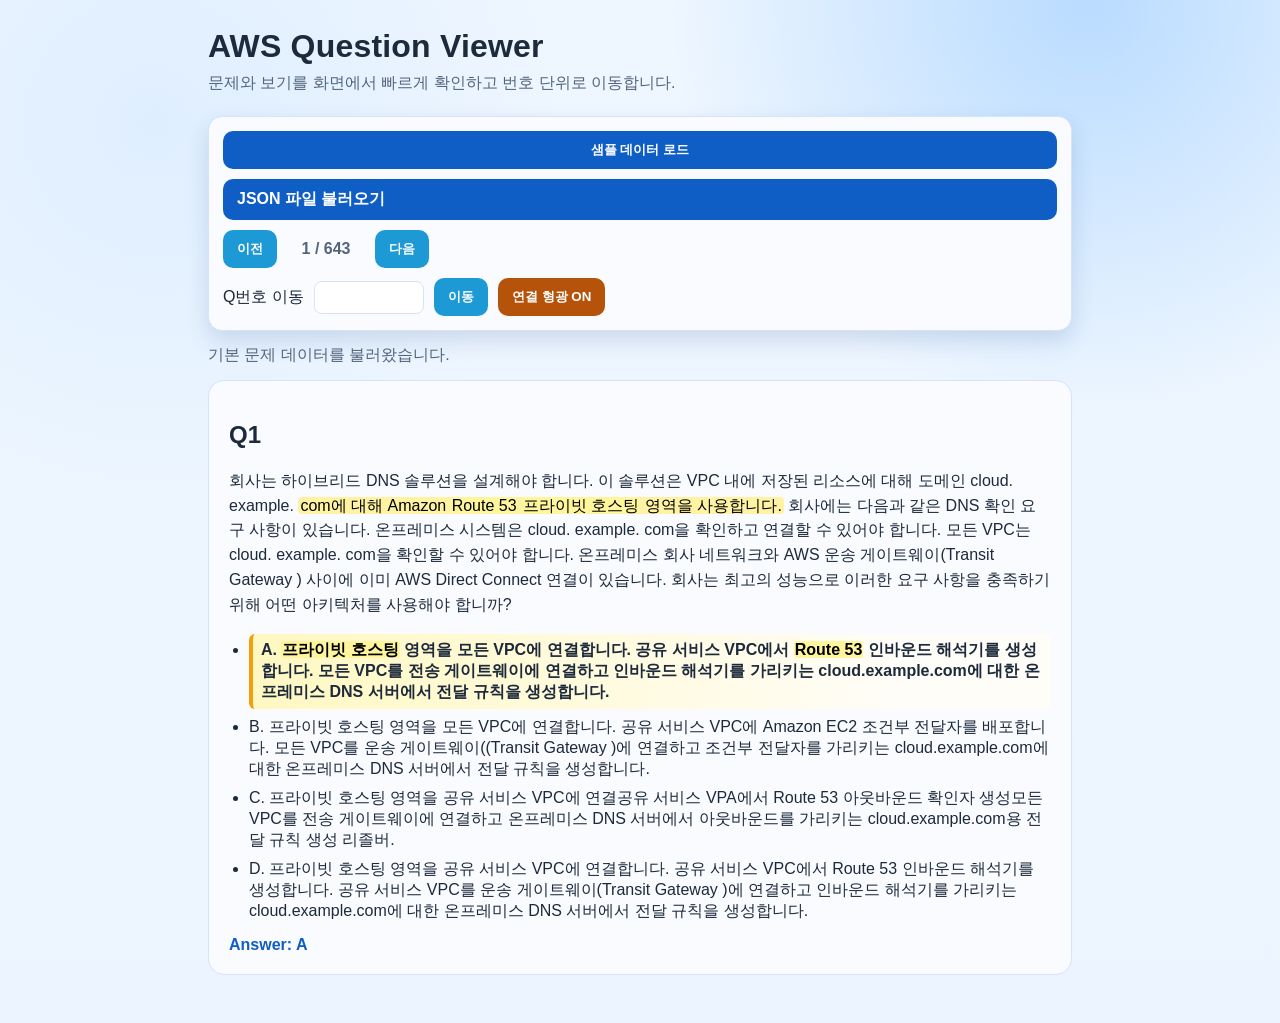
<file: viewer/index.html>
<!doctype html>
<html lang="ko">
<head>
  <meta charset="UTF-8" />
  <meta name="viewport" content="width=device-width, initial-scale=1.0" />
  <title>AWS Question Viewer</title>
  <link rel="stylesheet" href="styles.css" />
</head>
<body>
  <main class="page">
    <header class="hero">
      <h1>AWS Question Viewer</h1>
      <p>문제와 보기를 화면에서 빠르게 확인하고 번호 단위로 이동합니다.</p>
    </header>

    <section class="controls">
      <button id="loadSampleBtn" type="button">샘플 데이터 로드</button>
      <label class="file-picker" for="fileInput">JSON 파일 불러오기</label>
      <input id="fileInput" type="file" accept="application/json" />

      <div class="nav">
        <button id="prevBtn" type="button">이전</button>
        <span id="progress">0 / 0</span>
        <button id="nextBtn" type="button">다음</button>
      </div>

      <div class="jump">
        <label for="jumpInput">Q번호 이동</label>
        <input id="jumpInput" type="number" min="1" />
        <button id="jumpBtn" type="button">이동</button>
        <button id="highlightBtn" type="button">연결 형광 ON</button>
      </div>
    </section>

    <section id="status" class="status">데이터를 불러오세요.</section>

    <article id="card" class="card hidden">
      <h2 id="qTitle"></h2>
      <p id="qText" class="question"></p>
      <ul id="choiceList" class="choices"></ul>
      <p id="answer" class="answer"></p>
    </article>
  </main>

  <script src="questions.data.js"></script>
  <script src="app.js"></script>
</body>
</html>
</file>
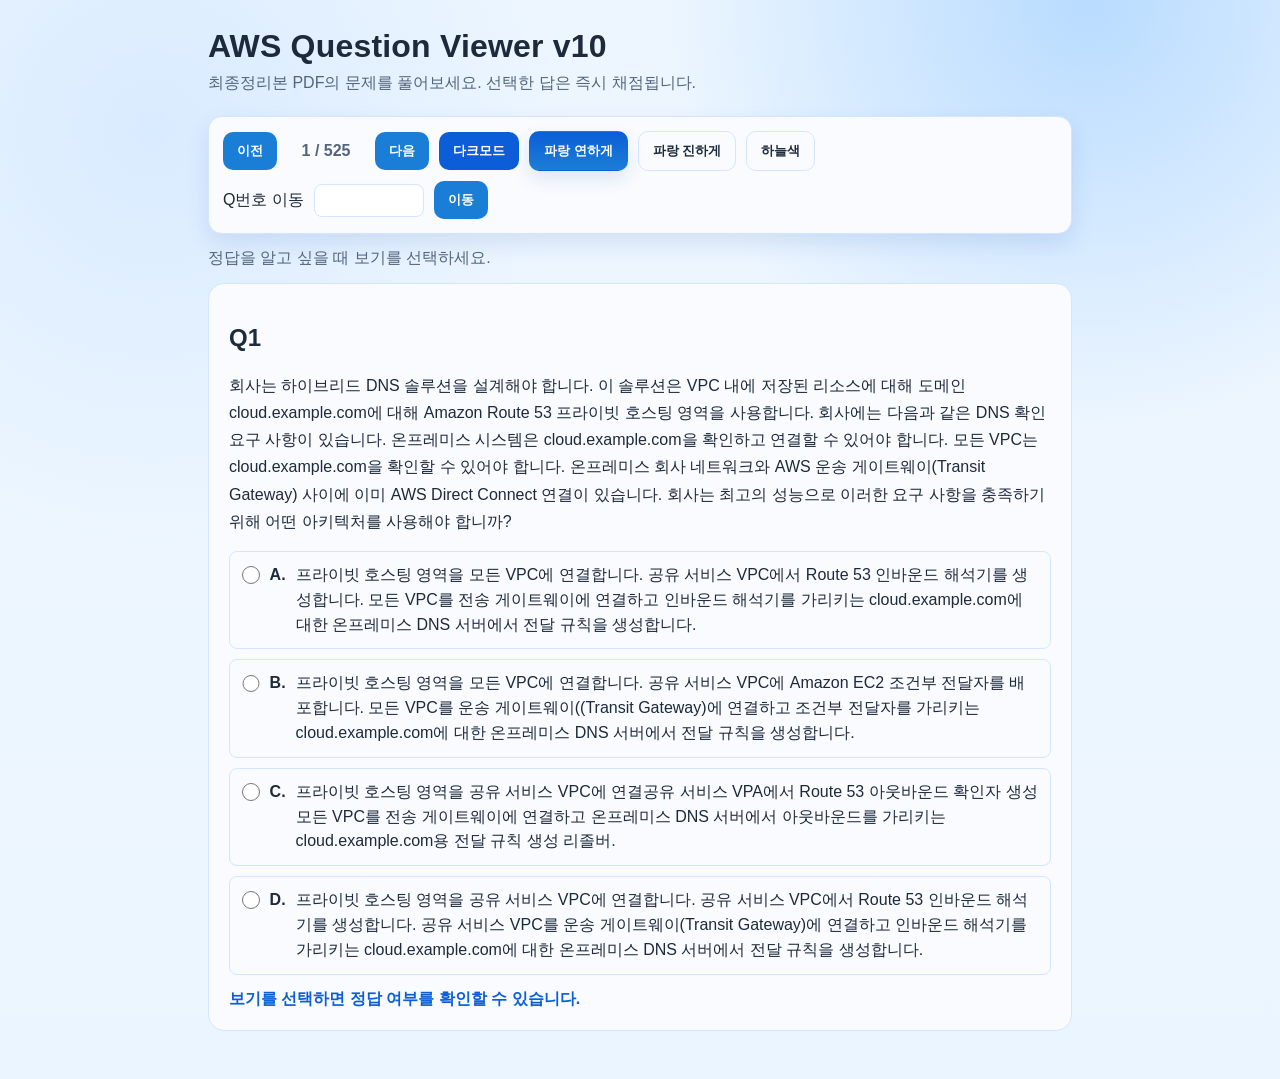
<file: viewer/index10.html>
<!doctype html>
<html lang="ko">
<head>
  <meta charset="UTF-8" />
  <meta name="viewport" content="width=device-width, initial-scale=1.0" />
  <title>AWS Question Viewer v10</title>
  <link rel="stylesheet" href="styles.css" />
</head>
<body class="v6 v10">
  <main class="page">
    <header class="hero">
      <h1>AWS Question Viewer v10</h1>
      <p>최종정리본 PDF의 문제를 풀어보세요. 선택한 답은 즉시 채점됩니다.</p>
    </header>

    <section class="controls">
      <div class="nav">
        <button id="prevBtn" type="button">이전</button>
        <span id="progress">0 / 0</span>
        <button id="nextBtn" type="button">다음</button>
        <button id="darkModeBtn" type="button">다크모드</button>
        <button id="blueLightBtn" type="button" class="theme-btn">파랑 연하게</button>
        <button id="blueDeepBtn" type="button" class="theme-btn">파랑 진하게</button>
        <button id="skyBtn" type="button" class="theme-btn">하늘색</button>
      </div>
      <div class="jump">
        <label for="jumpInput">Q번호 이동</label>
        <input id="jumpInput" type="number" min="1" />
        <button id="jumpBtn" type="button">이동</button>
      </div>
    </section>

    <section id="status" class="status">데이터를 불러오는 중입니다.</section>

    <article id="card" class="card hidden">
      <h2 id="qTitle"></h2>
      <p id="qText" class="question"></p>
      <fieldset id="choiceList" class="quiz-choices">
        <legend class="sr-only">답 선택</legend>
      </fieldset>
      <p id="answer" class="answer"></p>
    </article>
  </main>
  <script src="questions_v10.data.js"></script>
  <script src="app10.js"></script>
</body>
</html>
</file>
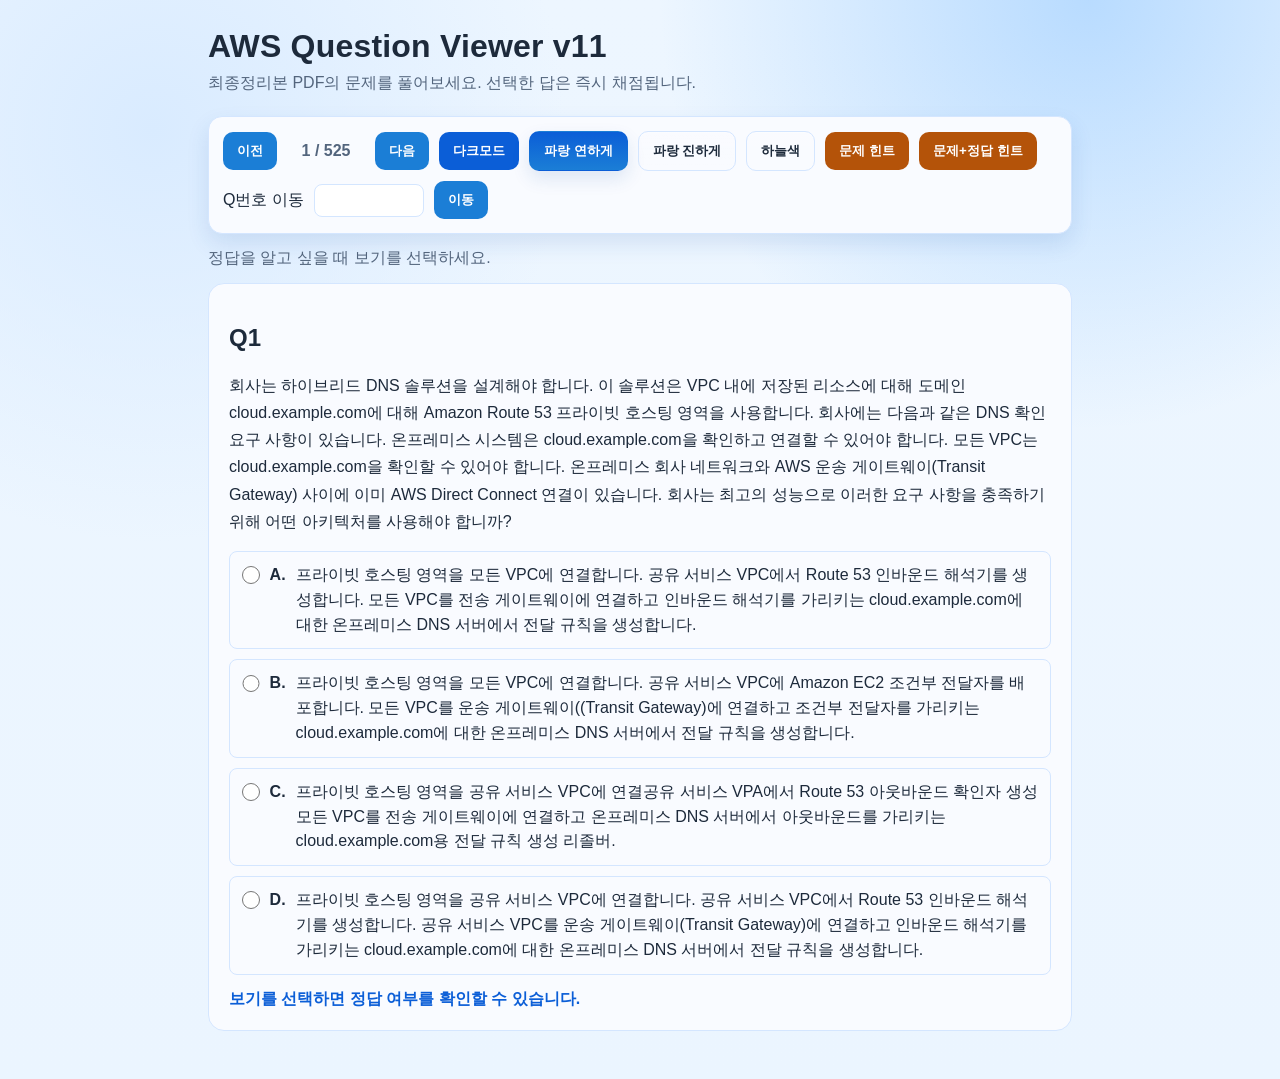
<file: viewer/index11.html>
<!doctype html>
<html lang="ko">
<head>
  <meta charset="UTF-8" />
  <meta name="viewport" content="width=device-width, initial-scale=1.0" />
  <title>AWS Question Viewer v11</title>
  <link rel="stylesheet" href="styles.css" />
</head>
<body class="v6 v10">
  <main class="page">
    <header class="hero">
      <h1>AWS Question Viewer v11</h1>
      <p>최종정리본 PDF의 문제를 풀어보세요. 선택한 답은 즉시 채점됩니다.</p>
    </header>

    <section class="controls">
      <div class="nav">
        <button id="prevBtn" type="button">이전</button>
        <span id="progress">0 / 0</span>
        <button id="nextBtn" type="button">다음</button>
        <button id="darkModeBtn" type="button">다크모드</button>
        <button id="blueLightBtn" type="button" class="theme-btn">파랑 연하게</button>
        <button id="blueDeepBtn" type="button" class="theme-btn">파랑 진하게</button>
        <button id="skyBtn" type="button" class="theme-btn">하늘색</button>
        <button id="questionHintBtn" type="button" class="hint-btn">문제 힌트</button>
        <button id="questionAnswerHintBtn" type="button" class="hint-btn">문제+정답 힌트</button>
      </div>
      <div class="jump">
        <label for="jumpInput">Q번호 이동</label>
        <input id="jumpInput" type="number" min="1" />
        <button id="jumpBtn" type="button">이동</button>
      </div>
    </section>

    <section id="status" class="status">데이터를 불러오는 중입니다.</section>

    <article id="card" class="card hidden">
      <h2 id="qTitle"></h2>
      <p id="qText" class="question"></p>
      <fieldset id="choiceList" class="quiz-choices">
        <legend class="sr-only">답 선택</legend>
      </fieldset>
      <p id="answer" class="answer"></p>
    </article>
  </main>
  <script src="questions_v11.data.js"></script>
  <script src="pdf_highlights.data.js"></script>
  <script src="app11.js"></script>
</body>
</html>
</file>
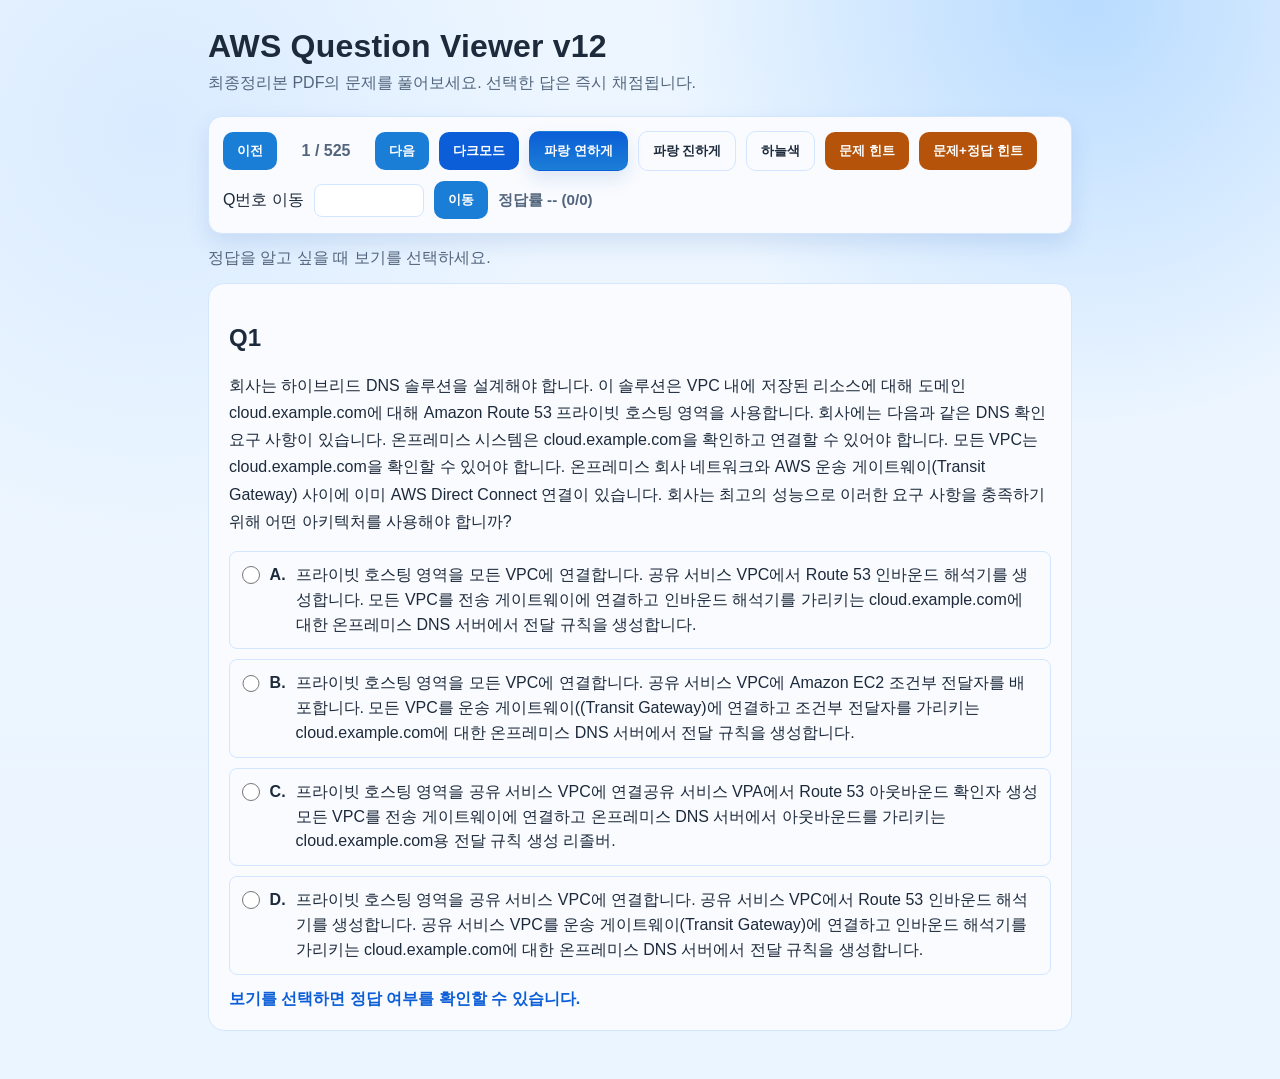
<file: viewer/index12.html>
<!doctype html>
<html lang="ko">
<head>
  <meta charset="UTF-8" />
  <meta name="viewport" content="width=device-width, initial-scale=1.0" />
  <title>AWS Question Viewer v12</title>
  <link rel="stylesheet" href="styles.css" />
</head>
<body class="v6 v10">
  <main class="page">
    <header class="hero">
      <h1>AWS Question Viewer v12</h1>
      <p>최종정리본 PDF의 문제를 풀어보세요. 선택한 답은 즉시 채점됩니다.</p>
    </header>

    <section class="controls">
      <div class="nav">
        <button id="prevBtn" type="button">이전</button>
        <span id="progress">0 / 0</span>
        <button id="nextBtn" type="button">다음</button>
        <button id="darkModeBtn" type="button">다크모드</button>
        <button id="blueLightBtn" type="button" class="theme-btn">파랑 연하게</button>
        <button id="blueDeepBtn" type="button" class="theme-btn">파랑 진하게</button>
        <button id="skyBtn" type="button" class="theme-btn">하늘색</button>
        <button id="questionHintBtn" type="button" class="hint-btn">문제 힌트</button>
        <button id="questionAnswerHintBtn" type="button" class="hint-btn">문제+정답 힌트</button>
      </div>
      <div class="jump">
        <label for="jumpInput">Q번호 이동</label>
        <input id="jumpInput" type="number" min="1" />
        <button id="jumpBtn" type="button">이동</button>
        <output id="accuracy" class="accuracy" title="완료된 문항의 최신 선택 기준">정답률 -- (0/0)</output>
      </div>
    </section>

    <section id="status" class="status">데이터를 불러오는 중입니다.</section>

    <article id="card" class="card hidden">
      <h2 id="qTitle"></h2>
      <p id="qText" class="question"></p>
      <fieldset id="choiceList" class="quiz-choices">
        <legend class="sr-only">답 선택</legend>
      </fieldset>
      <p id="answer" class="answer"></p>
    </article>
  </main>
  <script src="questions_v11.data.js"></script>
  <script src="pdf_highlights.data.js"></script>
  <script src="app12.js"></script>
</body>
</html>
</file>
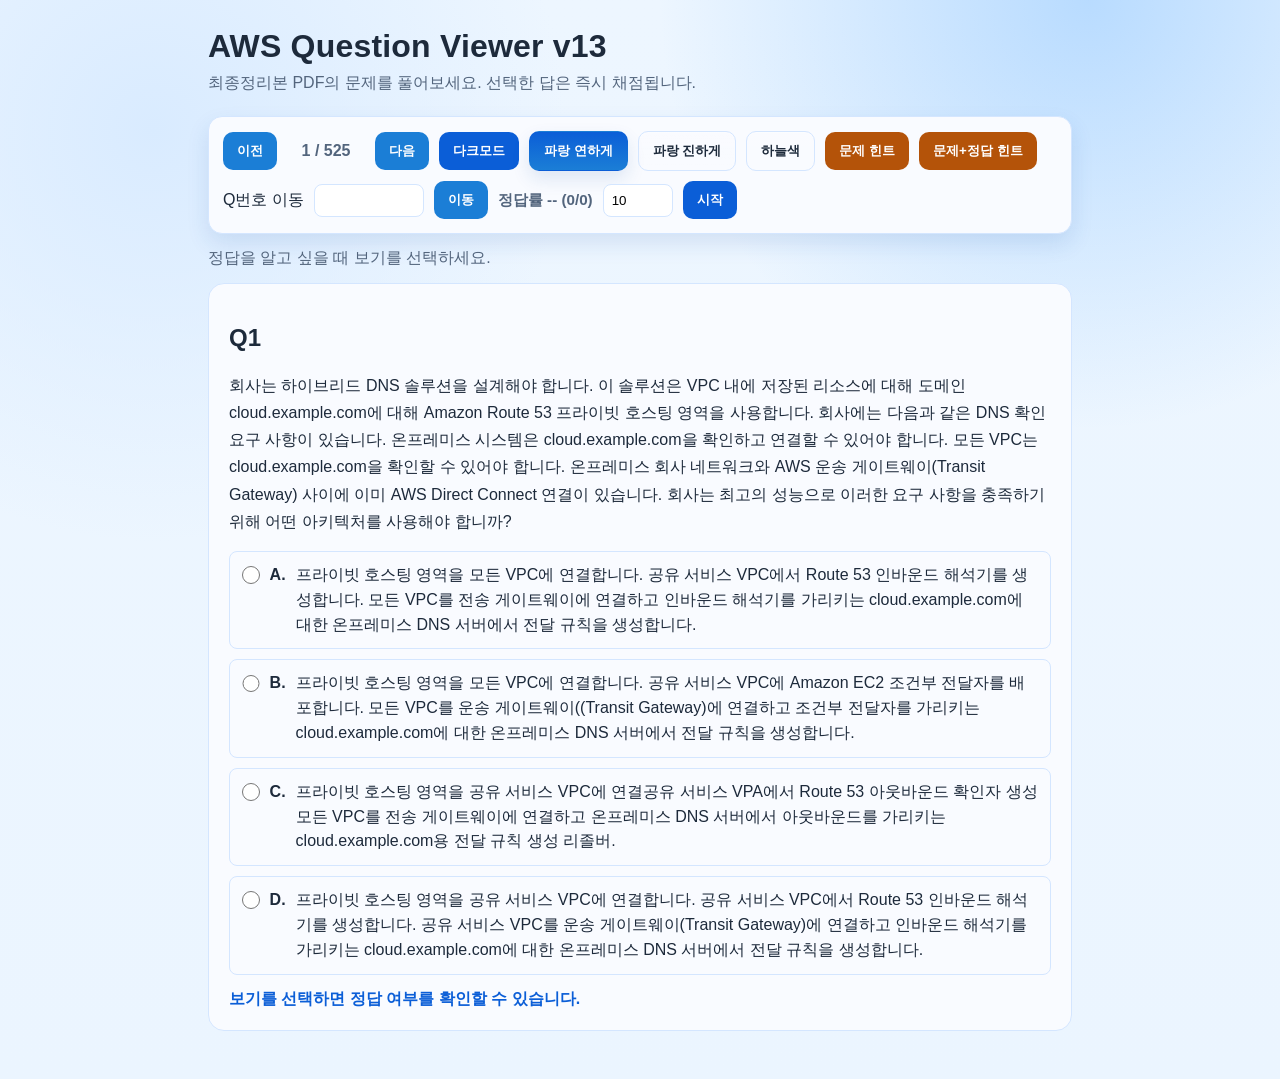
<file: viewer/index13.html>
<!doctype html>
<html lang="ko">
<head>
  <meta charset="UTF-8" />
  <meta name="viewport" content="width=device-width, initial-scale=1.0" />
  <title>AWS Question Viewer v13</title>
  <link rel="stylesheet" href="styles.css" />
</head>
<body class="v6 v10">
  <main class="page">
    <header class="hero">
      <h1>AWS Question Viewer v13</h1>
      <p>최종정리본 PDF의 문제를 풀어보세요. 선택한 답은 즉시 채점됩니다.</p>
    </header>

    <section class="controls">
      <div class="nav">
        <button id="prevBtn" type="button">이전</button>
        <span id="progress">0 / 0</span>
        <button id="nextBtn" type="button">다음</button>
        <button id="darkModeBtn" type="button">다크모드</button>
        <button id="blueLightBtn" type="button" class="theme-btn">파랑 연하게</button>
        <button id="blueDeepBtn" type="button" class="theme-btn">파랑 진하게</button>
        <button id="skyBtn" type="button" class="theme-btn">하늘색</button>
        <button id="questionHintBtn" type="button" class="hint-btn">문제 힌트</button>
        <button id="questionAnswerHintBtn" type="button" class="hint-btn">문제+정답 힌트</button>
      </div>
      <div class="jump">
        <label for="jumpInput">Q번호 이동</label>
        <input id="jumpInput" type="number" min="1" />
        <button id="jumpBtn" type="button">이동</button>
        <output id="accuracy" class="accuracy" title="완료된 문항의 최신 선택 기준">정답률 -- (0/0)</output>
        <input id="autoPlaySeconds" type="number" min="1" max="30" step="1" value="10" aria-label="자동 진행 간격(초)" />
        <button id="autoPlayBtn" type="button" aria-pressed="false">시작</button>
      </div>
    </section>

    <section id="status" class="status">데이터를 불러오는 중입니다.</section>

    <article id="card" class="card hidden">
      <h2 id="qTitle"></h2>
      <p id="qText" class="question"></p>
      <fieldset id="choiceList" class="quiz-choices">
        <legend class="sr-only">답 선택</legend>
      </fieldset>
      <p id="answer" class="answer"></p>
    </article>
  </main>
  <script src="questions_v11.data.js"></script>
  <script src="pdf_highlights.data.js"></script>
  <script src="app13.js"></script>
</body>
</html>
</file>
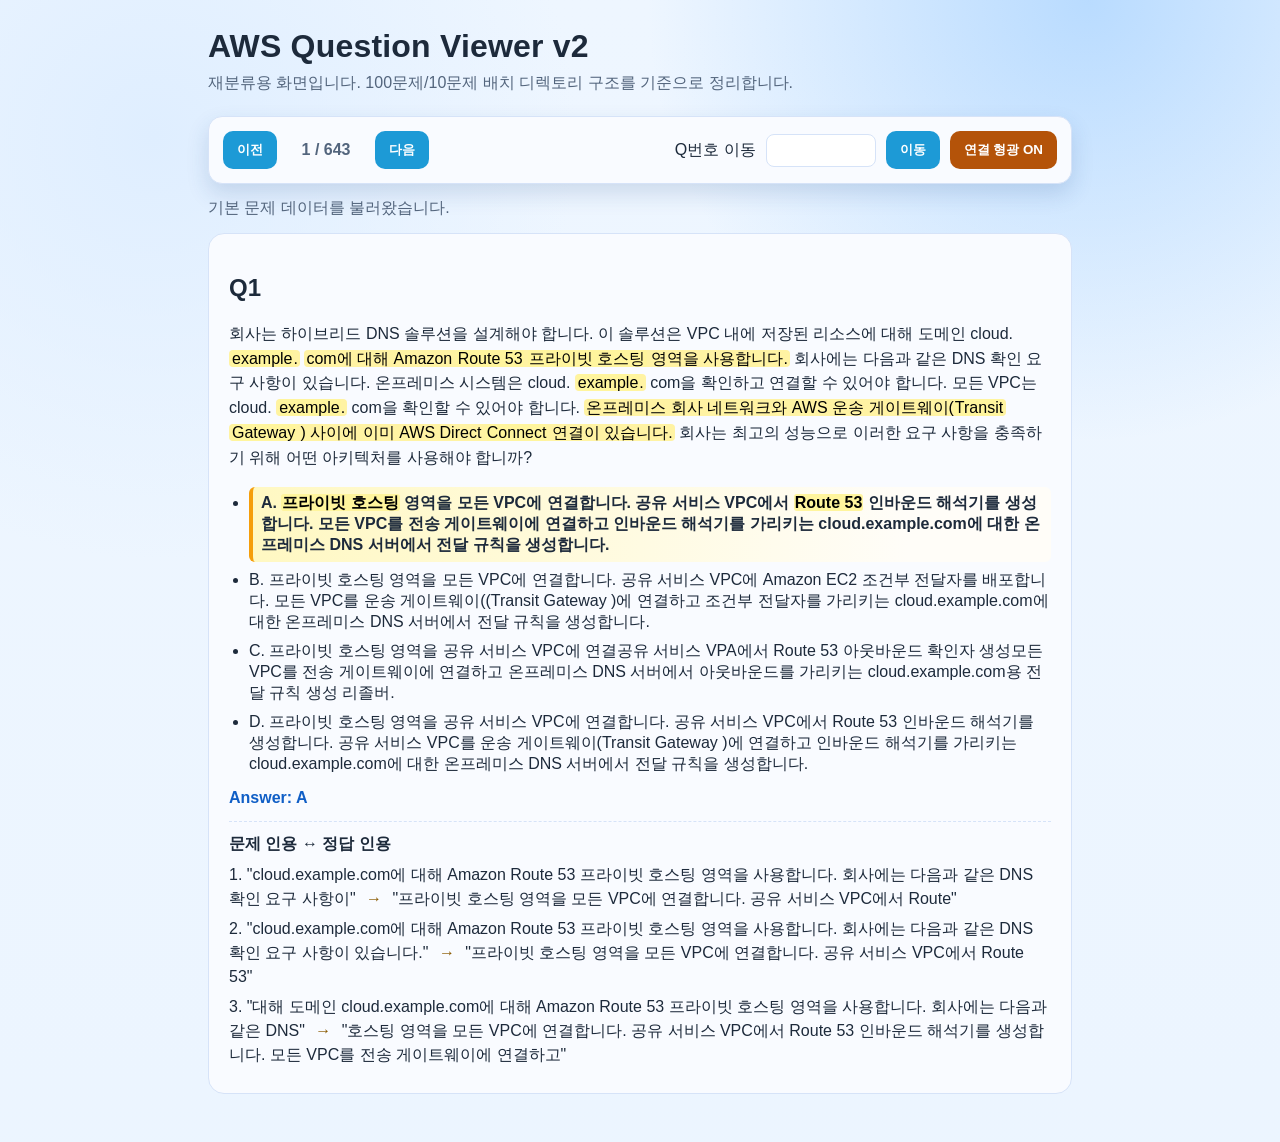
<file: viewer/index2.html>
<!doctype html>
<html lang="ko">
<head>
  <meta charset="UTF-8" />
  <meta name="viewport" content="width=device-width, initial-scale=1.0" />
  <title>AWS Question Viewer v2</title>
  <link rel="stylesheet" href="styles.css" />
</head>
<body class="v2">
  <main class="page">
    <header class="hero">
      <h1>AWS Question Viewer v2</h1>
      <p>재분류용 화면입니다. 100문제/10문제 배치 디렉토리 구조를 기준으로 정리합니다.</p>
    </header>

    <section class="controls">
      <div class="nav">
        <button id="prevBtn" type="button">이전</button>
        <span id="progress">0 / 0</span>
        <button id="nextBtn" type="button">다음</button>
      </div>

      <div class="jump">
        <label for="jumpInput">Q번호 이동</label>
        <input id="jumpInput" type="number" min="1" />
        <button id="jumpBtn" type="button">이동</button>
        <button id="highlightBtn" type="button">연결 형광 ON</button>
      </div>
    </section>

    <section id="status" class="status">데이터를 불러오세요.</section>

    <article id="card" class="card hidden">
      <h2 id="qTitle"></h2>
      <p id="qText" class="question"></p>
      <ul id="choiceList" class="choices"></ul>
      <p id="answer" class="answer"></p>
      <section id="mapping" class="mapping"></section>
    </article>
  </main>

  <script src="questions.data.js"></script>
  <script src="app2.js"></script>
</body>
</html>
</file>
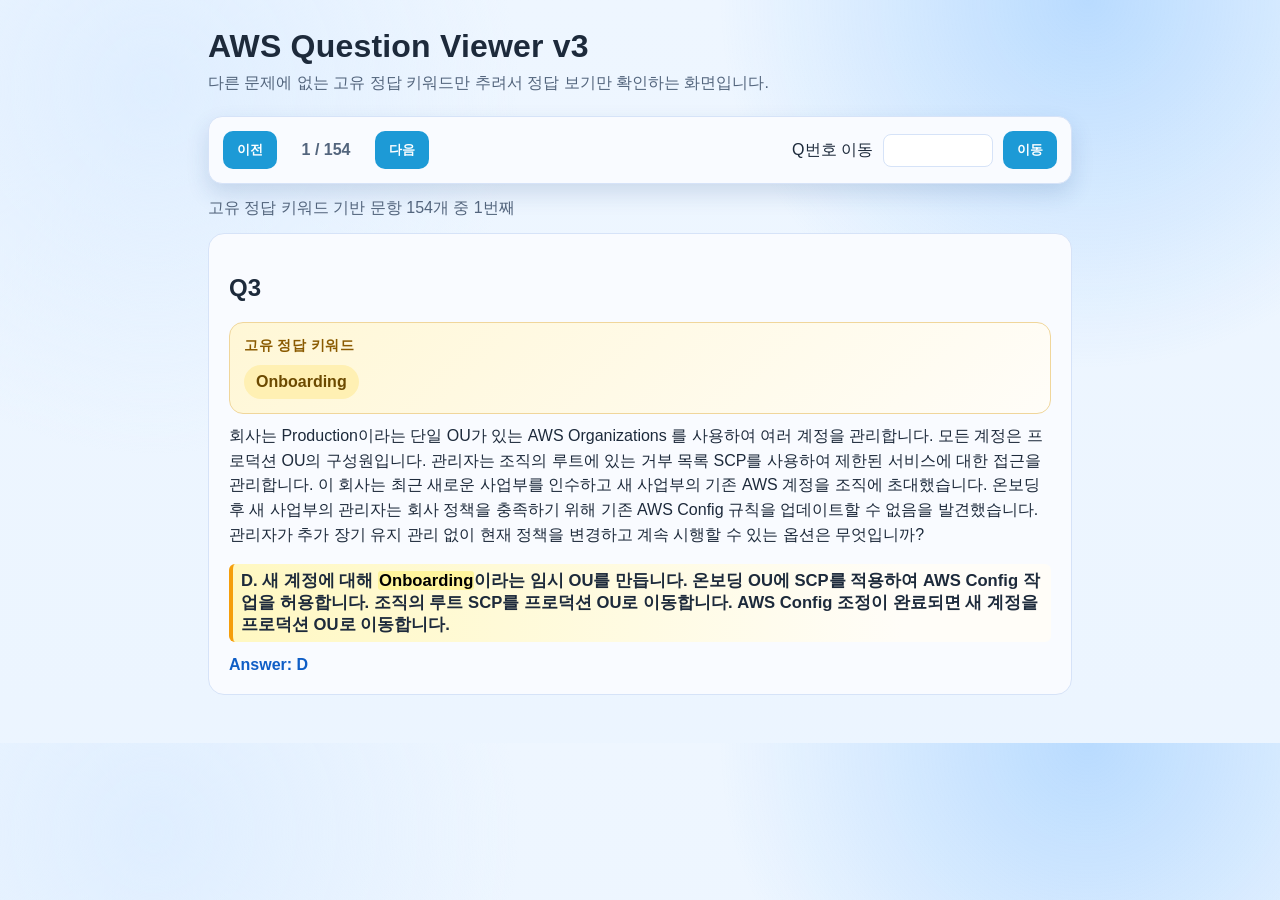
<file: viewer/index3.html>
<!doctype html>
<html lang="ko">
<head>
  <meta charset="UTF-8" />
  <meta name="viewport" content="width=device-width, initial-scale=1.0" />
  <title>AWS Question Viewer v3</title>
  <link rel="stylesheet" href="styles.css" />
</head>
<body class="v3">
  <main class="page">
    <header class="hero">
      <h1>AWS Question Viewer v3</h1>
      <p>다른 문제에 없는 고유 정답 키워드만 추려서 정답 보기만 확인하는 화면입니다.</p>
    </header>

    <section class="controls">
      <div class="nav">
        <button id="prevBtn" type="button">이전</button>
        <span id="progress">0 / 0</span>
        <button id="nextBtn" type="button">다음</button>
      </div>

      <div class="jump">
        <label for="jumpInput">Q번호 이동</label>
        <input id="jumpInput" type="number" min="1" />
        <button id="jumpBtn" type="button">이동</button>
      </div>
    </section>

    <section id="status" class="status">데이터를 불러오는 중입니다.</section>

    <article id="card" class="card hidden">
      <h2 id="qTitle"></h2>
      <div id="clueBox" class="clue-box"></div>
      <p id="qText" class="question"></p>
      <ul id="choiceList" class="choices choices--single"></ul>
      <p id="answer" class="answer"></p>
    </article>
  </main>

  <script src="questions.unique.data.js"></script>
  <script src="app3.js"></script>
</body>
</html>
</file>
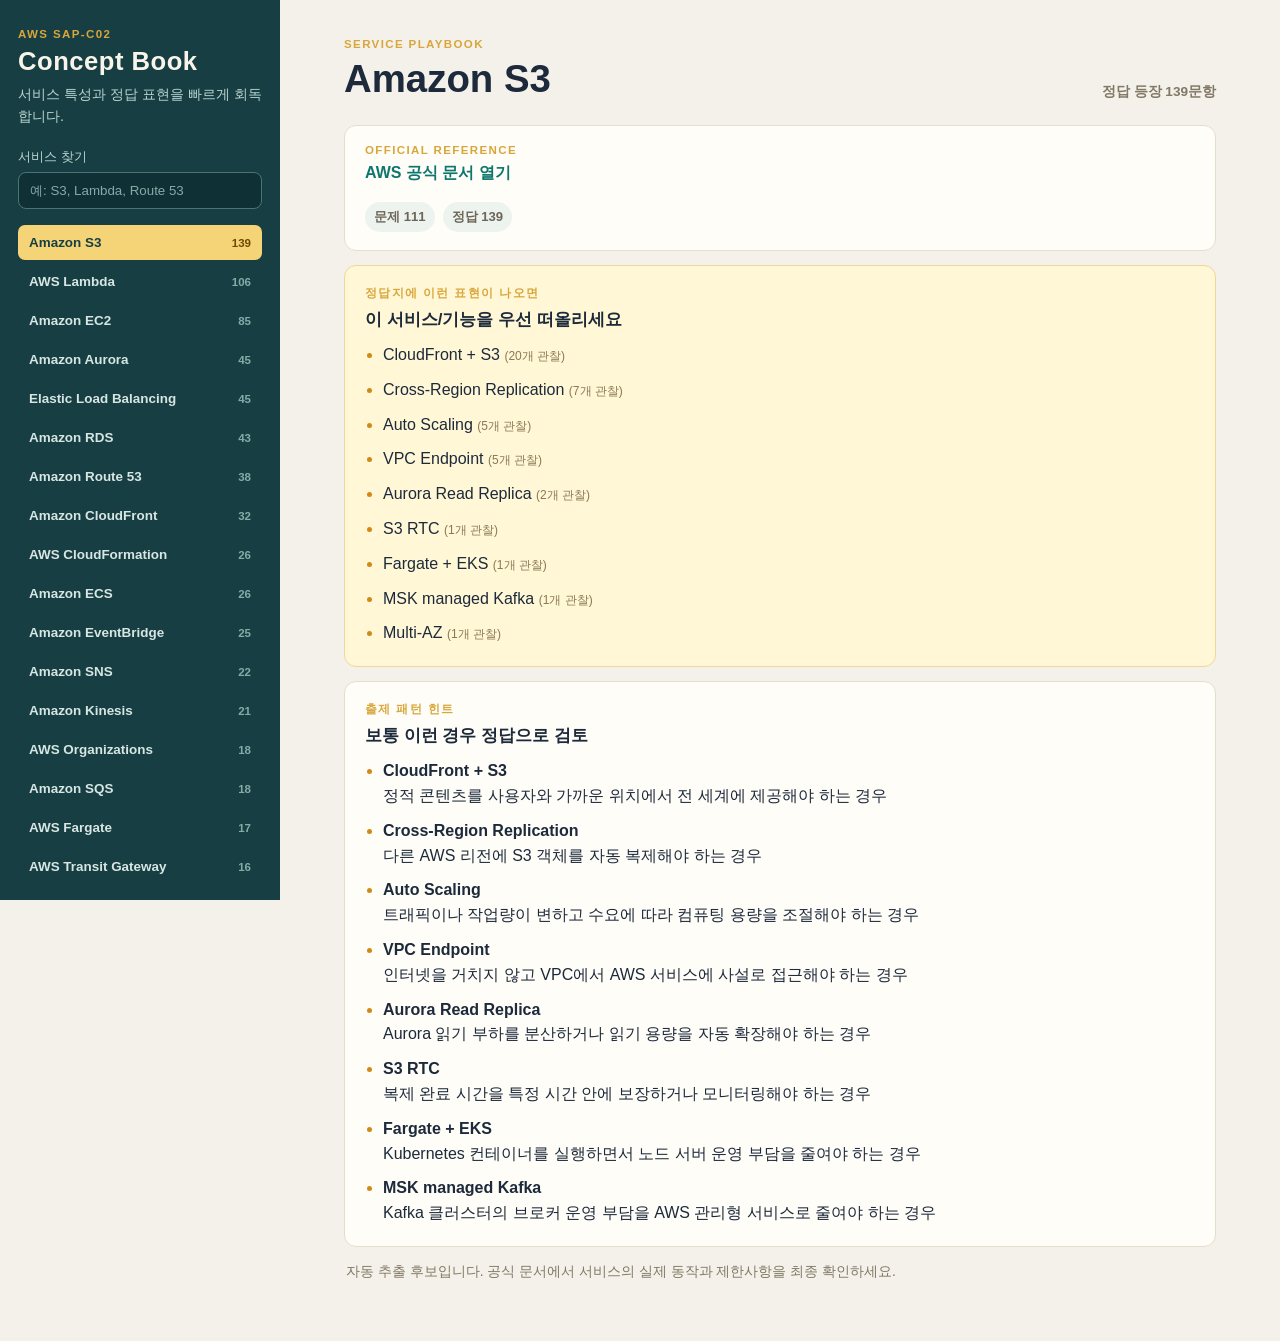
<file: viewer/index4.html>
<!doctype html>
<html lang="ko">
<head>
  <meta charset="UTF-8" />
  <meta name="viewport" content="width=device-width, initial-scale=1.0" />
  <title>AWS Concept Book</title>
  <link rel="stylesheet" href="styles.css" />
</head>
<body class="v4">
  <main class="concept-app">
    <aside class="concept-sidebar">
      <div class="concept-brand">
        <span class="concept-kicker">AWS SAP-C02</span>
        <h1>Concept Book</h1>
        <p>서비스 특성과 정답 표현을 빠르게 회독합니다.</p>
      </div>
      <label class="concept-search-label" for="conceptSearch">서비스 찾기</label>
      <input id="conceptSearch" class="concept-search" type="search" placeholder="예: S3, Lambda, Route 53" />
      <nav id="serviceList" class="service-list" aria-label="AWS 서비스 목록"></nav>
    </aside>

    <section class="concept-main">
      <header class="concept-header">
        <div>
          <span class="concept-kicker">SERVICE PLAYBOOK</span>
          <h2 id="serviceTitle">서비스를 선택하세요</h2>
        </div>
        <span id="serviceCount" class="concept-count"></span>
      </header>
      <div id="serviceContent" class="concept-content">
        <div class="concept-empty">왼쪽에서 서비스를 선택하면 개념과 문제 연결이 표시됩니다.</div>
      </div>
    </section>
  </main>

  <script src="concepts.data.js"></script>
  <script src="app4.js"></script>
</body>
</html>
</file>
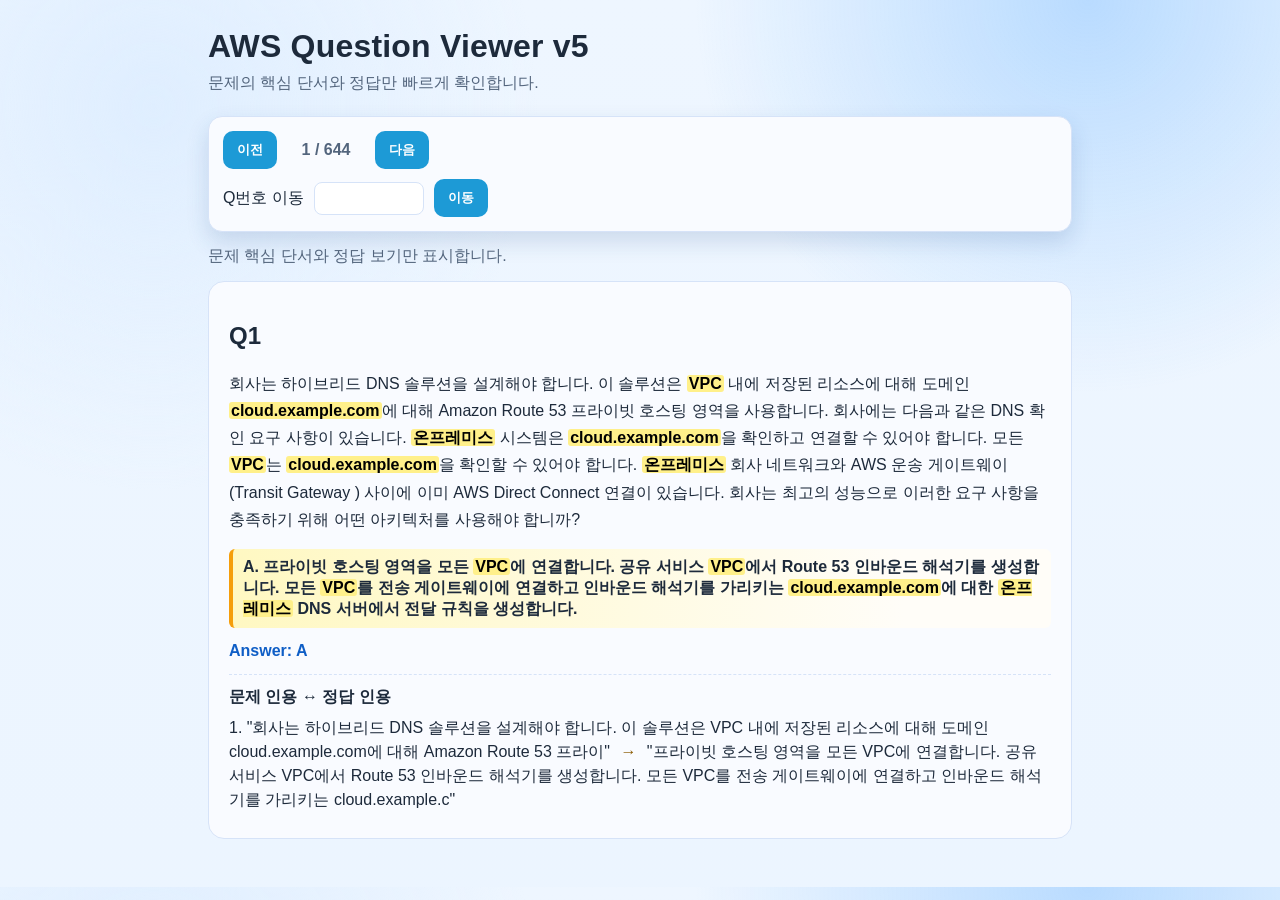
<file: viewer/index5.html>
<!doctype html>
<html lang="ko">
<head>
  <meta charset="UTF-8" />
  <meta name="viewport" content="width=device-width, initial-scale=1.0" />
  <title>AWS Question Viewer v5</title>
  <link rel="stylesheet" href="styles.css" />
</head>
<body class="v5">
  <main class="page">
    <header class="hero">
      <h1>AWS Question Viewer v5</h1>
      <p>문제의 핵심 단서와 정답만 빠르게 확인합니다.</p>
    </header>

    <section class="controls">
      <div class="nav">
        <button id="prevBtn" type="button">이전</button>
        <span id="progress">0 / 0</span>
        <button id="nextBtn" type="button">다음</button>
      </div>
      <div class="jump">
        <label for="jumpInput">Q번호 이동</label>
        <input id="jumpInput" type="number" min="1" />
        <button id="jumpBtn" type="button">이동</button>
      </div>
    </section>

    <section id="status" class="status">데이터를 불러오는 중입니다.</section>

    <article id="card" class="card hidden">
      <h2 id="qTitle"></h2>
      <p id="qText" class="question"></p>
      <ul id="choiceList" class="choices"></ul>
      <p id="answer" class="answer"></p>
      <section id="mapping" class="mapping"></section>
    </article>
  </main>

  <script src="app5.js"></script>
</body>
</html>
</file>
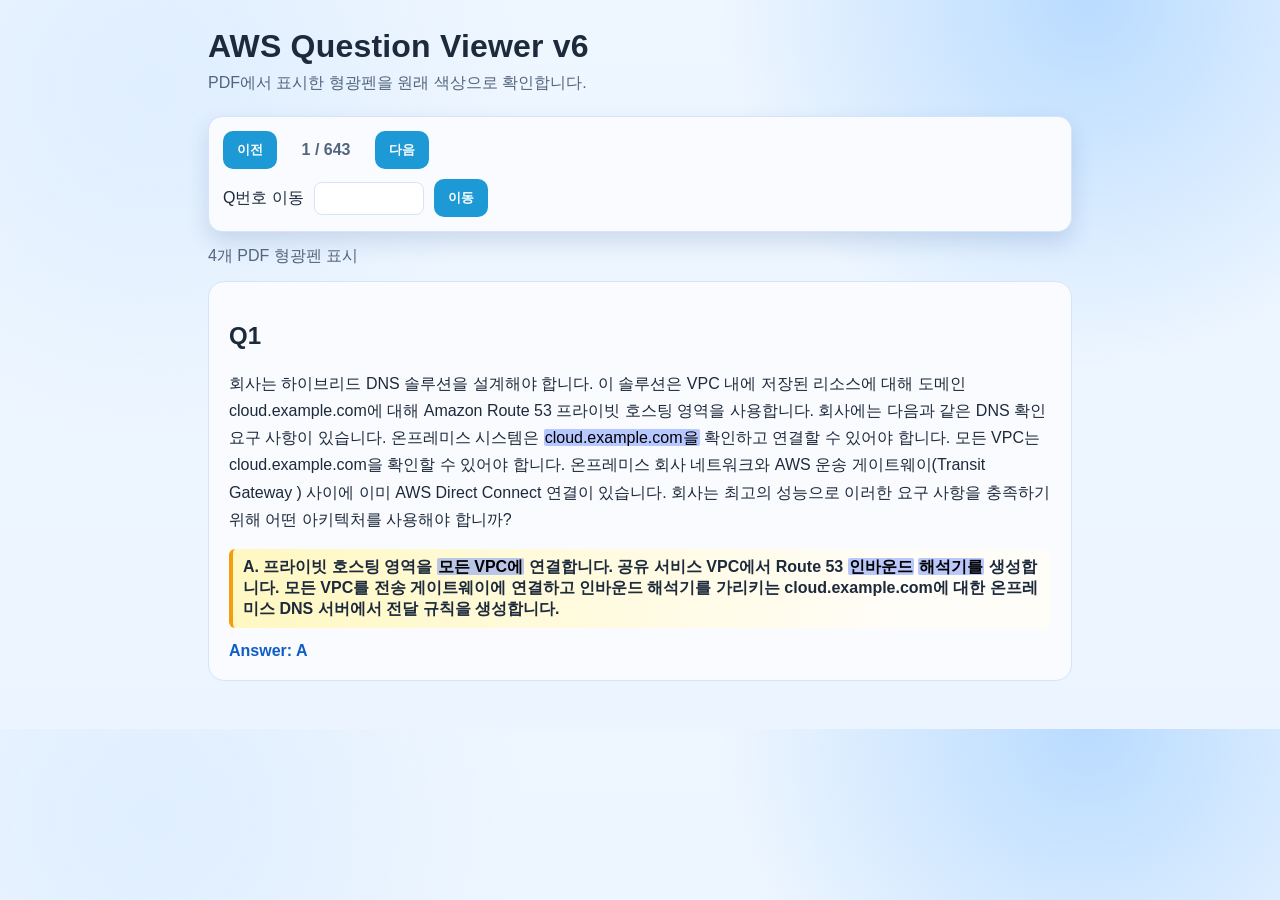
<file: viewer/index6.html>
<!doctype html>
<html lang="ko">
<head>
  <meta charset="UTF-8" />
  <meta name="viewport" content="width=device-width, initial-scale=1.0" />
  <title>AWS Question Viewer v6</title>
  <link rel="stylesheet" href="styles.css" />
</head>
<body class="v6">
  <main class="page">
    <header class="hero">
      <h1>AWS Question Viewer v6</h1>
      <p>PDF에서 표시한 형광펜을 원래 색상으로 확인합니다.</p>
    </header>

    <section class="controls">
      <div class="nav">
        <button id="prevBtn" type="button">이전</button>
        <span id="progress">0 / 0</span>
        <button id="nextBtn" type="button">다음</button>
      </div>
      <div class="jump">
        <label for="jumpInput">Q번호 이동</label>
        <input id="jumpInput" type="number" min="1" />
        <button id="jumpBtn" type="button">이동</button>
      </div>
    </section>

    <section id="status" class="status">데이터를 불러오는 중입니다.</section>

    <article id="card" class="card hidden">
      <h2 id="qTitle"></h2>
      <p id="qText" class="question"></p>
      <ul id="choiceList" class="choices"></ul>
      <p id="answer" class="answer"></p>
    </article>
  </main>
  <script src="questions.data.js"></script>
  <script src="pdf_highlights.data.js"></script>
  <script src="app6.js"></script>
</body>
</html>
</file>
<file: viewer/styles.css>
:root {
  --bg: #eef6ff;
  --bg-2: #dfeeff;
  --panel: #f9fbff;
  --panel-strong: #edf5ff;
  --ink: #1d2a3b;
  --muted: #53657d;
  --accent: #0f5ec6;
  --accent-2: #1d9ad6;
  --line: #d6e3f8;
  --shadow: rgba(29, 72, 134, 0.16);
}

body.theme-blue-light {
  --bg: #edf6ff;
  --bg-2: #d9ebff;
  --panel: #f9fbff;
  --panel-strong: #edf5ff;
  --ink: #1d2a3b;
  --muted: #53657d;
  --accent: #0b5ed7;
  --accent-2: #1b7ed6;
  --line: #d4e6ff;
  --shadow: rgba(22, 85, 168, 0.12);
}

body.theme-blue-deep {
  --bg: #dfeeff;
  --bg-2: #bfd8ff;
  --panel: #edf5ff;
  --panel-strong: #dfeaff;
  --ink: #13263d;
  --muted: #38506d;
  --accent: #0b4ca2;
  --accent-2: #1d74c5;
  --line: #bfd0f5;
  --shadow: rgba(17, 68, 146, 0.18);
}

body.theme-sky {
  --bg: #edfaff;
  --bg-2: #d7f0ff;
  --panel: #f6fcff;
  --panel-strong: #ebf9ff;
  --ink: #1a2c38;
  --muted: #587086;
  --accent: #3f9ed8;
  --accent-2: #7bbde8;
  --line: #d4ecff;
  --shadow: rgba(114, 170, 212, 0.16);
}

body.dark {
  --bg: #071a2d;
  --bg-2: #0d2947;
  --panel: #11243b;
  --panel-strong: #173253;
  --ink: #edf5ff;
  --muted: #adc2d8;
  --accent: #7ab7ff;
  --accent-2: #5ea4ff;
  --line: #1d3e64;
  --shadow: rgba(9, 18, 35, 0.55);
}

* {
  box-sizing: border-box;
}

body {
  margin: 0;
  font-family: "Pretendard", "Noto Sans KR", "Malgun Gothic", sans-serif;
  color: var(--ink);
  background:
    radial-gradient(circle at 12% 12%, var(--bg-2) 0%, transparent 28%),
    radial-gradient(circle at 85% 0%, rgba(99, 176, 255, 0.38) 0%, transparent 28%),
    linear-gradient(180deg, var(--bg) 0%, color-mix(in srgb, var(--bg) 86%, #dfefff 14%));
  transition: background 0.2s ease, color 0.2s ease;
}

.page {
  max-width: 900px;
  margin: 0 auto;
  padding: 28px 18px 48px;
}

.hero h1 {
  margin: 0;
  font-size: 2rem;
  letter-spacing: 0.2px;
}

.hero p {
  margin: 8px 0 0;
  color: var(--muted);
}

.controls {
  margin-top: 22px;
  padding: 14px;
  border: 1px solid var(--line);
  border-radius: 14px;
  background: var(--panel);
  display: grid;
  gap: 10px;
  box-shadow: 0 10px 22px var(--shadow);
}

.v2 .controls {
  display: flex;
  align-items: center;
  gap: 14px;
  flex-wrap: wrap;
}

.v2 .nav {
  flex: 0 0 auto;
}

.v2 .jump {
  margin-left: auto;
  justify-content: flex-end;
}

button,
.file-picker {
  border: 0;
  background: var(--accent);
  color: #ffffff;
  border-radius: 10px;
  padding: 10px 14px;
  font-weight: 700;
  cursor: pointer;
  transition: transform 0.14s ease, opacity 0.14s ease, box-shadow 0.18s ease;
}

button:hover,
.file-picker:hover {
  transform: translateY(-1px);
  opacity: 0.95;
}

#prevBtn,
#nextBtn,
#jumpBtn {
  background: var(--accent-2);
}

.theme-btn {
  background: linear-gradient(180deg, rgba(255,255,255,0.12), rgba(255,255,255,0.02));
  border: 1px solid var(--line);
  color: var(--ink);
  box-shadow: inset 0 1px 0 rgba(255,255,255,0.3);
}

.theme-btn--active {
  background: linear-gradient(180deg, var(--accent), var(--accent-2));
  color: #fff;
  border-color: transparent;
  box-shadow: 0 8px 18px var(--shadow);
}

.hint-btn {
  background: #b45309;
}

.hint-btn--active {
  background: #92400e;
  box-shadow: inset 0 0 0 2px #fde68a;
}

#highlightBtn {
  background: #b45309;
}

#fileInput {
  display: none;
}

.nav,
.jump {
  display: flex;
  align-items: center;
  gap: 10px;
}

.accuracy {
  color: var(--muted);
  font-size: 0.95rem;
  font-weight: 700;
  white-space: nowrap;
}

#progress {
  min-width: 78px;
  text-align: center;
  color: var(--muted);
  font-weight: 700;
}

#jumpInput {
  width: 110px;
  padding: 8px;
  border: 1px solid var(--line);
  border-radius: 8px;
}

#autoPlaySeconds {
  flex: 0 0 70px;
  width: 70px;
  padding: 8px;
  border: 1px solid var(--line);
  border-radius: 8px;
}

.status {
  margin-top: 14px;
  color: var(--muted);
}

.card {
  margin-top: 14px;
  padding: 20px;
  border: 1px solid var(--line);
  border-radius: 16px;
  background: var(--panel);
  animation: rise 0.25s ease;
}

.hidden {
  display: none;
}

.question {
  margin-top: 10px;
  line-height: 1.55;
}

.choices {
  margin: 14px 0;
  padding-left: 20px;
  display: grid;
  gap: 8px;
}

.answer {
  margin: 0;
  color: var(--accent);
  font-weight: 800;
}

.correct-choice {
  font-weight: 700;
  background: linear-gradient(90deg, #fff8c2 0%, #fffdf8 82%);
  border-left: 4px solid #f59e0b;
  padding: 6px 8px;
  border-radius: 6px;
}

.hl {
  background: #fff59d;
  border-radius: 3px;
  padding: 0 1px;
}

.hl-block {
  display: inline;
  background: #fff3a3;
  border-radius: 4px;
  padding: 0 2px;
  box-decoration-break: clone;
  -webkit-box-decoration-break: clone;
}

.mapping {
  margin-top: 14px;
  padding-top: 12px;
  border-top: 1px dashed var(--line);
}

.mapping h3 {
  margin: 0 0 8px;
  font-size: 1rem;
}

.mapping-row {
  margin: 6px 0;
  line-height: 1.5;
}

.mapping-arrow {
  color: #8a5a00;
  font-weight: 700;
  margin: 0 6px;
}

.v3 .controls {
  display: flex;
  align-items: center;
  gap: 14px;
  flex-wrap: wrap;
}

.v3 .jump {
  margin-left: auto;
  justify-content: flex-end;
}

.clue-box {
  margin: 14px 0 10px;
  padding: 14px;
  border: 1px solid #f0d69b;
  border-radius: 14px;
  background: linear-gradient(135deg, #fff7d6 0%, #fffdf8 100%);
}

.clue-box__eyebrow {
  margin: 0 0 10px;
  color: #8a5a00;
  font-size: 0.85rem;
  font-weight: 800;
  letter-spacing: 0.04em;
}

.clue-box__badges {
  display: flex;
  flex-wrap: wrap;
  gap: 8px;
}

.clue-badge {
  display: inline-flex;
  align-items: center;
  padding: 8px 12px;
  border-radius: 999px;
  background: #fff0b3;
  color: #6c4a00;
  font-weight: 800;
}

.choices--single {
  padding-left: 0;
}

.correct-choice--v3 {
  list-style: none;
  font-size: 1.04rem;
}

.v5 .question {
  line-height: 1.7;
}

.v5 .correct-choice--v5 {
  font-weight: 700;
  background: linear-gradient(90deg, #fff8c2 0%, #fffdf8 82%);
  border-left: 4px solid #f59e0b;
  padding: 8px 10px;
  border-radius: 6px;
  list-style: none;
}

.v5 .choices {
  padding-left: 0;
}

.v5 .hl {
  background: #fff08a;
  border-radius: 3px;
  padding: 0 2px;
  font-weight: 800;
}

.v6 .question {
  line-height: 1.7;
}

.v6 .choices {
  padding-left: 0;
}

.v6 .correct-choice--v6 {
  list-style: none;
  font-weight: 700;
  background: linear-gradient(90deg, #fff8c2 0%, #fffdf8 82%);
  border-left: 4px solid #f59e0b;
  padding: 8px 10px;
  border-radius: 6px;
}

.pdf-highlight {
  background-color: var(--highlight-color);
  background-color: color-mix(in srgb, var(--highlight-color) calc(var(--highlight-opacity) * 100%), transparent);
  border-radius: 2px;
  padding: 0 1px;
  box-decoration-break: clone;
  -webkit-box-decoration-break: clone;
}

.v4 {
  min-height: 100vh;
  background: #f4f1ea;
}

.concept-app {
  min-height: 100vh;
  display: grid;
  grid-template-columns: 280px minmax(0, 1fr);
}

.concept-sidebar {
  position: sticky;
  top: 0;
  height: 100vh;
  overflow-y: auto;
  padding: 28px 18px;
  color: #f8f4e9;
  background: #173f43;
}

.concept-brand h1,
.concept-header h2 {
  margin: 0;
}

.concept-brand h1 {
  font-size: 1.6rem;
  letter-spacing: 0.02em;
}

.concept-brand p {
  margin: 8px 0 22px;
  color: #b9d3d0;
  font-size: 0.9rem;
  line-height: 1.5;
}

.concept-kicker,
.panel-label {
  display: block;
  margin-bottom: 7px;
  color: #d8a63a;
  font-size: 0.72rem;
  font-weight: 800;
  letter-spacing: 0.12em;
  text-transform: uppercase;
}

.concept-search-label {
  display: block;
  margin-bottom: 6px;
  color: #b9d3d0;
  font-size: 0.8rem;
}

.concept-search {
  width: 100%;
  margin-bottom: 16px;
  padding: 10px 11px;
  border: 1px solid #4b7475;
  border-radius: 8px;
  color: #f8f4e9;
  background: #0f3035;
}

.concept-search::placeholder {
  color: #86aaa8;
}

.service-list {
  display: grid;
  gap: 4px;
}

.service-item {
  display: flex;
  align-items: center;
  justify-content: space-between;
  width: 100%;
  padding: 10px 11px;
  border: 0;
  border-radius: 7px;
  color: #d7e6e3;
  background: transparent;
  text-align: left;
  font-size: 0.84rem;
  font-weight: 600;
}

.service-item small {
  color: #86aaa8;
  font-size: 0.72rem;
}

.service-item:hover,
.service-item--active {
  color: #173f43;
  background: #f4d477;
}

.service-item--active small,
.service-item:hover small {
  color: #6c4a00;
}

.concept-main {
  min-width: 0;
  padding: 38px clamp(22px, 5vw, 72px) 60px;
}

.concept-header {
  display: flex;
  align-items: end;
  justify-content: space-between;
  gap: 18px;
  max-width: 1080px;
  margin: 0 auto 24px;
}

.concept-header h2 {
  font-size: clamp(1.7rem, 3vw, 2.6rem);
}

.concept-count {
  color: #817966;
  font-size: 0.85rem;
  font-weight: 700;
}

.concept-content {
  max-width: 1080px;
  margin: 0 auto;
}

.concept-empty {
  padding: 48px 0;
  color: #817966;
}

.concept-hero,
.concept-panel {
  border: 1px solid #e5ddcd;
  background: #fffdf8;
}

.concept-hero {
  display: flex;
  align-items: center;
  justify-content: space-between;
  gap: 18px;
  padding: 18px 20px;
  border-radius: 12px;
}

.concept-hero a {
  color: #0f766e;
  font-weight: 700;
  text-decoration: none;
}

.concept-stats {
  display: flex;
  gap: 8px;
  color: #6d6657;
  font-size: 0.82rem;
  font-weight: 700;
}

.concept-stats span {
  padding: 6px 9px;
  border-radius: 999px;
  background: #edf3ee;
}

.concept-grid {
  display: grid;
  grid-template-columns: minmax(0, 1.2fr) minmax(0, 1fr);
  gap: 14px;
  margin-top: 14px;
}

.concept-panel {
  padding: 20px;
  border-radius: 12px;
}

.concept-panel h3 {
  margin: 0 0 12px;
  font-size: 1.05rem;
}

.concept-panel--wide {
  background: #fff7d6;
  border-color: #f0d69b;
}

.concept-panel--answer {
  margin-top: 14px;
}

.concept-list {
  display: grid;
  gap: 10px;
  margin: 0;
  padding-left: 18px;
  line-height: 1.55;
}

.concept-list li::marker {
  color: #d08b17;
}

.concept-list small {
  color: #8b7955;
  font-size: 0.75rem;
}

.concept-muted,
.verification-note {
  color: #817966;
  font-size: 0.86rem;
}

.verification-note {
  margin: 16px 2px 0;
}

.sr-only {
  position: absolute;
  width: 1px;
  height: 1px;
  padding: 0;
  margin: -1px;
  overflow: hidden;
  clip: rect(0, 0, 0, 0);
  white-space: nowrap;
  border: 0;
}

.quiz-choices {
  display: grid;
  gap: 10px;
  margin: 14px 0;
  padding: 0;
  border: 0;
}

.quiz-choice {
  display: grid;
  grid-template-columns: auto auto minmax(0, 1fr);
  align-items: start;
  gap: 10px;
  padding: 11px 12px;
  border: 1px solid var(--line);
  border-radius: 8px;
  background: var(--panel);
  cursor: pointer;
  line-height: 1.55;
  transition: border-color 0.15s ease, background 0.15s ease, transform 0.15s ease;
}

.quiz-choice:hover {
  border-color: var(--accent);
  transform: translateY(-1px);
}

.quiz-choice input {
  width: 1.1rem;
  height: 1.1rem;
  margin: 0.2rem 0 0;
  accent-color: var(--accent);
}

.quiz-choice__label {
  font-weight: 800;
}

.quiz-choice--correct {
  border-color: #e6a400;
  background: linear-gradient(90deg, #fff3a3 0%, #fffdf8 82%);
  box-shadow: 0 4px 14px rgba(194, 135, 0, 0.16);
}

.quiz-choice--wrong {
  border-color: #c2413b;
  background: #fff0ee;
}

.quiz-choice--selected {
  font-weight: 700;
}

.answer--correct {
  color: #9a6700;
}

.answer--wrong {
  color: #b42318;
}

body.dark .quiz-choice--correct {
  background: #514315;
  border-color: #d6a928;
}

body.dark .quiz-choice--wrong {
  background: #4d2422;
  border-color: #d66b63;
}

@keyframes rise {
  from {
    opacity: 0;
    transform: translateY(8px);
  }
  to {
    opacity: 1;
    transform: translateY(0);
  }
}

@media (max-width: 640px) {
  .hero h1 {
    font-size: 1.5rem;
  }

  .nav,
  .jump {
    flex-wrap: wrap;
  }

  .v2 .jump {
    margin-left: 0;
    justify-content: flex-start;
  }

  .v3 .jump {
    margin-left: 0;
    justify-content: flex-start;
  }

  .concept-app {
    display: block;
  }

  .concept-main {
    padding: 28px 18px 44px;
  }
}

/* ==========================================================================
   v8 Concept Book Specific Styles
   ========================================================================== */
.concept-filter-group {
  margin-bottom: 16px;
}

.concept-select {
  width: 100%;
  margin-bottom: 16px;
  padding: 9px 10px;
  border: 1px solid #4b7475;
  border-radius: 8px;
  color: #f8f4e9;
  background: #0f3035;
  font-size: 0.85rem;
}

.service-item-badges {
  display: flex;
  gap: 4px;
}

.badge-ans-hl {
  padding: 2px 6px;
  border-radius: 4px;
  color: #5c3c00;
  background: #f0d69b;
  font-size: 0.7rem;
  font-weight: 700;
}

.badge-tot-hl {
  padding: 2px 6px;
  border-radius: 4px;
  color: #2b5658;
  background: #b9d3d0;
  font-size: 0.7rem;
  font-weight: 700;
}

.docs-btn {
  display: inline-block;
  padding: 6px 12px;
  border-radius: 6px;
  color: #fff !important;
  background: #0f766e;
  font-size: 0.85rem;
  text-decoration: none;
  transition: background 0.15s ease;
}

.docs-btn:hover {
  background: #0d5f58;
}

.phrase-bank-container {
  display: flex;
  flex-wrap: wrap;
  gap: 8px;
  line-height: 1.8;
}

.phrase-tag {
  display: inline-flex;
  align-items: center;
  gap: 4px;
  padding: 4px 10px;
  border-radius: 6px;
  border: 1px solid #e2c068;
  background: #fff3c4;
  color: #2c2500;
  font-size: 0.88rem;
  font-weight: 600;
}

.phrase-tag small {
  color: #8c6a00;
  font-size: 0.75rem;
  font-weight: 700;
}

.trigger-box {
  padding: 14px 16px;
  border-left: 4px solid #d08b17;
  border-radius: 0 8px 8px 0;
  background: #fff8e6;
  color: #3d3100;
  font-size: 0.92rem;
  line-height: 1.6;
  font-weight: 500;
}

.qnum-badge-list {
  display: flex;
  flex-wrap: wrap;
  gap: 6px;
  margin-top: 8px;
}

.qnum-badge {
  padding: 3px 9px;
  border-radius: 999px;
  border: 1px solid #cfd8d6;
  background: #eef4f3;
  color: #173f43;
  font-size: 0.78rem;
  font-weight: 700;
}

.example-card-list {
  display: grid;
  gap: 10px;
  margin-top: 8px;
}

.example-card {
  padding: 10px 12px;
  border-radius: 8px;
  border: 1px solid #e7e0d3;
  background: #faf7ef;
}

.example-qnum {
  display: inline-block;
  margin-bottom: 4px;
  padding: 1px 6px;
  border-radius: 4px;
  background: #173f43;
  color: #f8f4e9;
  font-size: 0.72rem;
  font-weight: 700;
}

.example-text {
  margin: 0;
  color: #333;
  font-size: 0.85rem;
  line-height: 1.5;
}

.margin-top-14 {
  margin-top: 14px;
}

  .concept-grid {
    grid-template-columns: 1fr;
  }

/* Dark mode */
body.dark {
  background: radial-gradient(circle at 10% 10%, #1a2530 0%, transparent 35%),
    radial-gradient(circle at 90% 0%, #17232a 0%, transparent 32%),
    #0f1620;
  color: #e8ecf1;
}

body.dark #darkModeBtn {
  background: #334155;
}

body.dark .controls,
body.dark .card {
  background: #182230;
  border-color: #2c3a4a;
}

body.dark .hero p,
body.dark .status,
body.dark #progress {
  color: #9fb0c3;
}

body.dark #jumpInput {
  background: #182230;
  border-color: #2c3a4a;
  color: #e8ecf1;
}

body.dark .question,
body.dark .choices,
body.dark .choices li,
body.dark #qTitle {
  color: #ffffff;
}

body.dark .answer {
  color: #5eead4;
}

body.dark .correct-choice,
body.dark .correct-choice--v3,
body.dark .correct-choice--v5,
body.dark .correct-choice--v6 {
  background: linear-gradient(90deg, #4a4420 0%, #182230 82%);
  border-left-color: #f59e0b;
  color: #ffffff;
}

body.dark .hl,
body.dark .v5 .hl {
  background: #6b5b1f;
  color: #ffffff;
}

body.dark .hl-block {
  background: #5a4d1a;
  color: #ffffff;
}

body.dark .pdf-highlight {
  color: #ffffff;
}

body.dark .mapping {
  border-top-color: #2c3a4a;
}

body.dark .mapping-arrow {
  color: #f0b429;
}

  .concept-hero {
    align-items: flex-start;
    flex-direction: column;
  }
}
</file>
